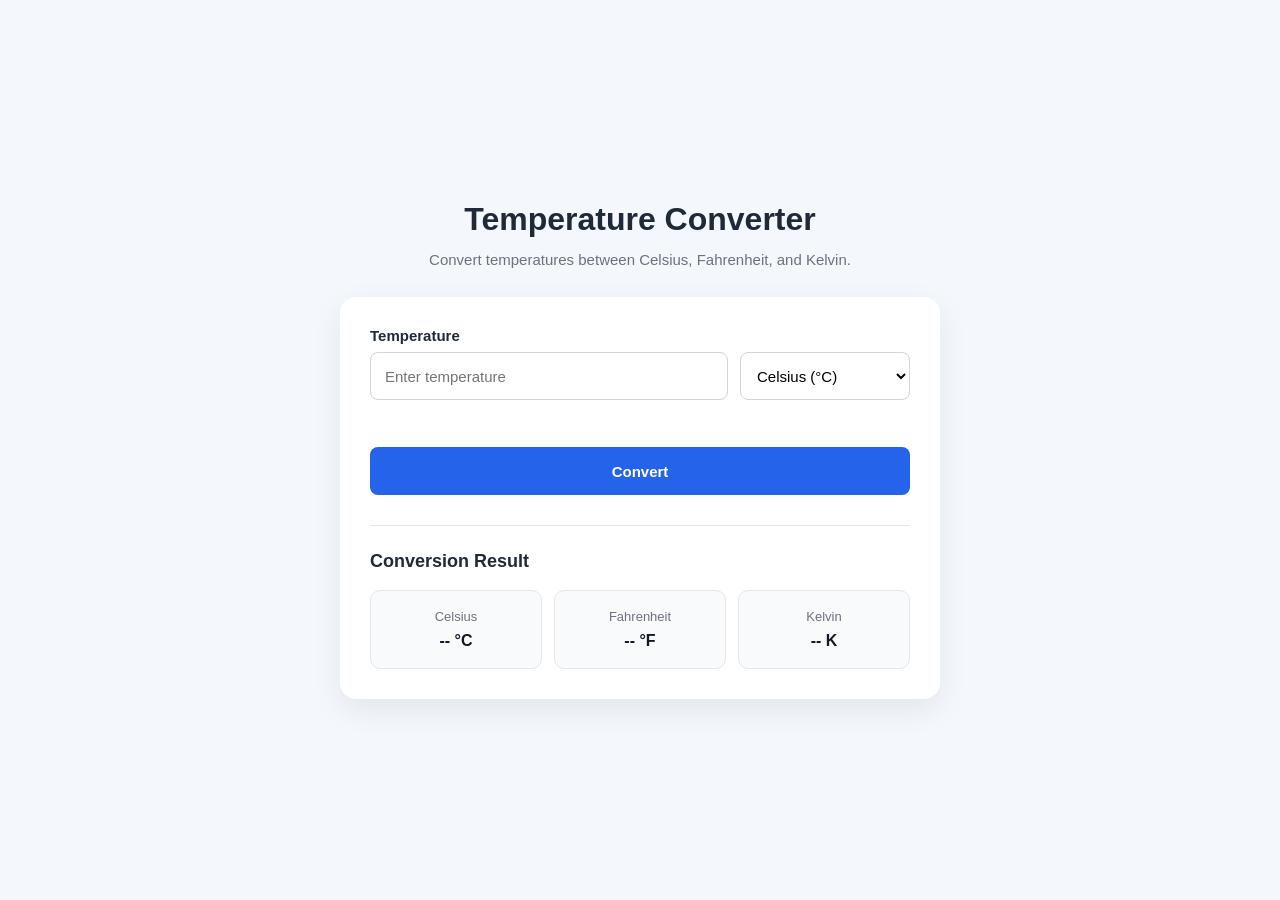
<file: Web Development & Design - L1/Task-3-Temperature Converter Website/index.html>
<!DOCTYPE html>
<html lang="en">
<head>
    <meta charset="UTF-8">
    <meta name="viewport" content="width=device-width, initial-scale=1.0">

    <meta
        name="description"
        content="A simple and interactive temperature converter for Celsius, Fahrenheit, and Kelvin."
    >

    <title>Temperature Converter</title>

    <link rel="stylesheet" href="css/style.css">
</head>

<body>

    <main class="container">

        <!-- Header -->
        <header class="header">
            <h1>Temperature Converter</h1>
            <p>Convert temperatures between Celsius, Fahrenheit, and Kelvin.</p>
        </header>


        <!-- Temperature Converter Card -->
        <section class="converter-card" aria-label="Temperature Converter">

            <!-- Input Section -->
            <div class="input-section">

                <label for="temperature">Temperature</label>

                <div class="input-row">

                    <input
                        type="number"
                        id="temperature"
                        name="temperature"
                        placeholder="Enter temperature"
                        step="any"
                        aria-describedby="input-error"
                    >

                    <select id="input-unit" name="input-unit" aria-label="Temperature unit">
                        <option value="celsius">Celsius (°C)</option>
                        <option value="fahrenheit">Fahrenheit (°F)</option>
                        <option value="kelvin">Kelvin (K)</option>
                    </select>

                </div>

                <!-- Error Message -->
                <p id="input-error" class="error-message" role="alert"></p>

            </div>


            <!-- Convert Button -->
            <button type="button" id="convert-btn">
                Convert
            </button>


            <!-- Result Section -->
            <section class="result-section" aria-live="polite">

                <h2>Conversion Result</h2>

                <div class="results">

                    <div class="result-item">
                        <span class="result-label">Celsius</span>
                        <span id="celsius-result">-- °C</span>
                    </div>

                    <div class="result-item">
                        <span class="result-label">Fahrenheit</span>
                        <span id="fahrenheit-result">-- °F</span>
                    </div>

                    <div class="result-item">
                        <span class="result-label">Kelvin</span>
                        <span id="kelvin-result">-- K</span>
                    </div>

                </div>

            </section>

        </section>

    </main>


    <!-- JavaScript -->
    <script src="js/script.js"></script>

</body>
</html>
</file>
<file: Web Development & Design - L1/Task-3-Temperature Converter Website/css/style.css>
/* ================================
   Reset
================================ */

* {
    margin: 0;
    padding: 0;
    box-sizing: border-box;
}


/* ================================
   Base Styles
================================ */

body {
    min-height: 100vh;
    font-family: Arial, Helvetica, sans-serif;
    background: #f4f7fb;
    color: #1f2937;

    display: flex;
    align-items: center;
    justify-content: center;

    padding: 30px;
}


/* ================================
   Main Container
================================ */

.container {
    width: 100%;
    max-width: 600px;
}


/* ================================
   Header
================================ */

.header {
    text-align: center;
    margin-bottom: 25px;
}

.header h1 {
    font-size: 32px;
    font-weight: 700;
    margin-bottom: 10px;
}

.header p {
    font-size: 15px;
    color: #6b7280;
    line-height: 1.6;
}


/* ================================
   Converter Card
================================ */

.converter-card {
    background: #ffffff;
    border-radius: 16px;
    padding: 30px;

    box-shadow: 0 10px 30px rgba(0, 0, 0, 0.08);
}


/* ================================
   Input Section
================================ */

.input-section {
    margin-bottom: 20px;
}

.input-section label {
    display: block;
    font-size: 15px;
    font-weight: 600;
    margin-bottom: 8px;
}


/* ================================
   Input Row
================================ */

.input-row {
    display: flex;
    gap: 12px;
}

.input-row input,
.input-row select {
    height: 48px;
    border: 1px solid #d1d5db;
    border-radius: 8px;
    background: #ffffff;
    font-size: 15px;
    outline: none;

    transition:
        border-color 0.2s ease,
        box-shadow 0.2s ease;
}

.input-row input {
    flex: 1;
    min-width: 0;
    padding: 0 14px;
}

.input-row select {
    width: 170px;
    padding: 0 12px;
    cursor: pointer;
}


/* ================================
   Input Focus
================================ */

.input-row input:focus,
.input-row select:focus {
    border-color: #2563eb;
    box-shadow: 0 0 0 3px rgba(37, 99, 235, 0.12);
}


/* ================================
   Error Message
================================ */

.error-message {
    min-height: 20px;
    margin-top: 7px;
    color: #dc2626;
    font-size: 13px;
    line-height: 1.4;
}


/* ================================
   Convert Button
================================ */

#convert-btn {
    width: 100%;
    height: 48px;

    border: none;
    border-radius: 8px;

    background: #2563eb;
    color: #ffffff;

    font-size: 15px;
    font-weight: 600;

    cursor: pointer;

    transition:
        background 0.2s ease,
        transform 0.2s ease;
}

#convert-btn:hover {
    background: #1d4ed8;
}

#convert-btn:active {
    transform: scale(0.98);
}


/* ================================
   Result Section
================================ */

.result-section {
    margin-top: 30px;
    padding-top: 25px;

    border-top: 1px solid #e5e7eb;
}

.result-section h2 {
    font-size: 18px;
    margin-bottom: 18px;
}


/* ================================
   Results
================================ */

.results {
    display: grid;
    grid-template-columns: repeat(3, 1fr);
    gap: 12px;
}

.result-item {
    padding: 18px 12px;

    background: #f8fafc;
    border: 1px solid #e5e7eb;
    border-radius: 10px;

    text-align: center;

    display: flex;
    flex-direction: column;
    gap: 8px;
}

.result-label {
    font-size: 13px;
    color: #6b7280;
}

.result-item span:last-child {
    font-size: 16px;
    font-weight: 700;
    color: #111827;
}


/* ================================
   Responsive Design
================================ */

@media (max-width: 600px) {

    body {
        padding: 20px;
    }

    .converter-card {
        padding: 22px;
    }

    .header h1 {
        font-size: 27px;
    }

    .header p {
        font-size: 14px;
    }

    .input-row {
        flex-direction: column;
    }

    .input-row select {
        width: 100%;
    }

    .results {
        grid-template-columns: 1fr;
    }
}


/* ================================
   Small Screens
================================ */

@media (max-width: 380px) {

    body {
        padding: 15px;
    }

    .converter-card {
        padding: 18px;
    }

    .header h1 {
        font-size: 24px;
    }
}
</file>
